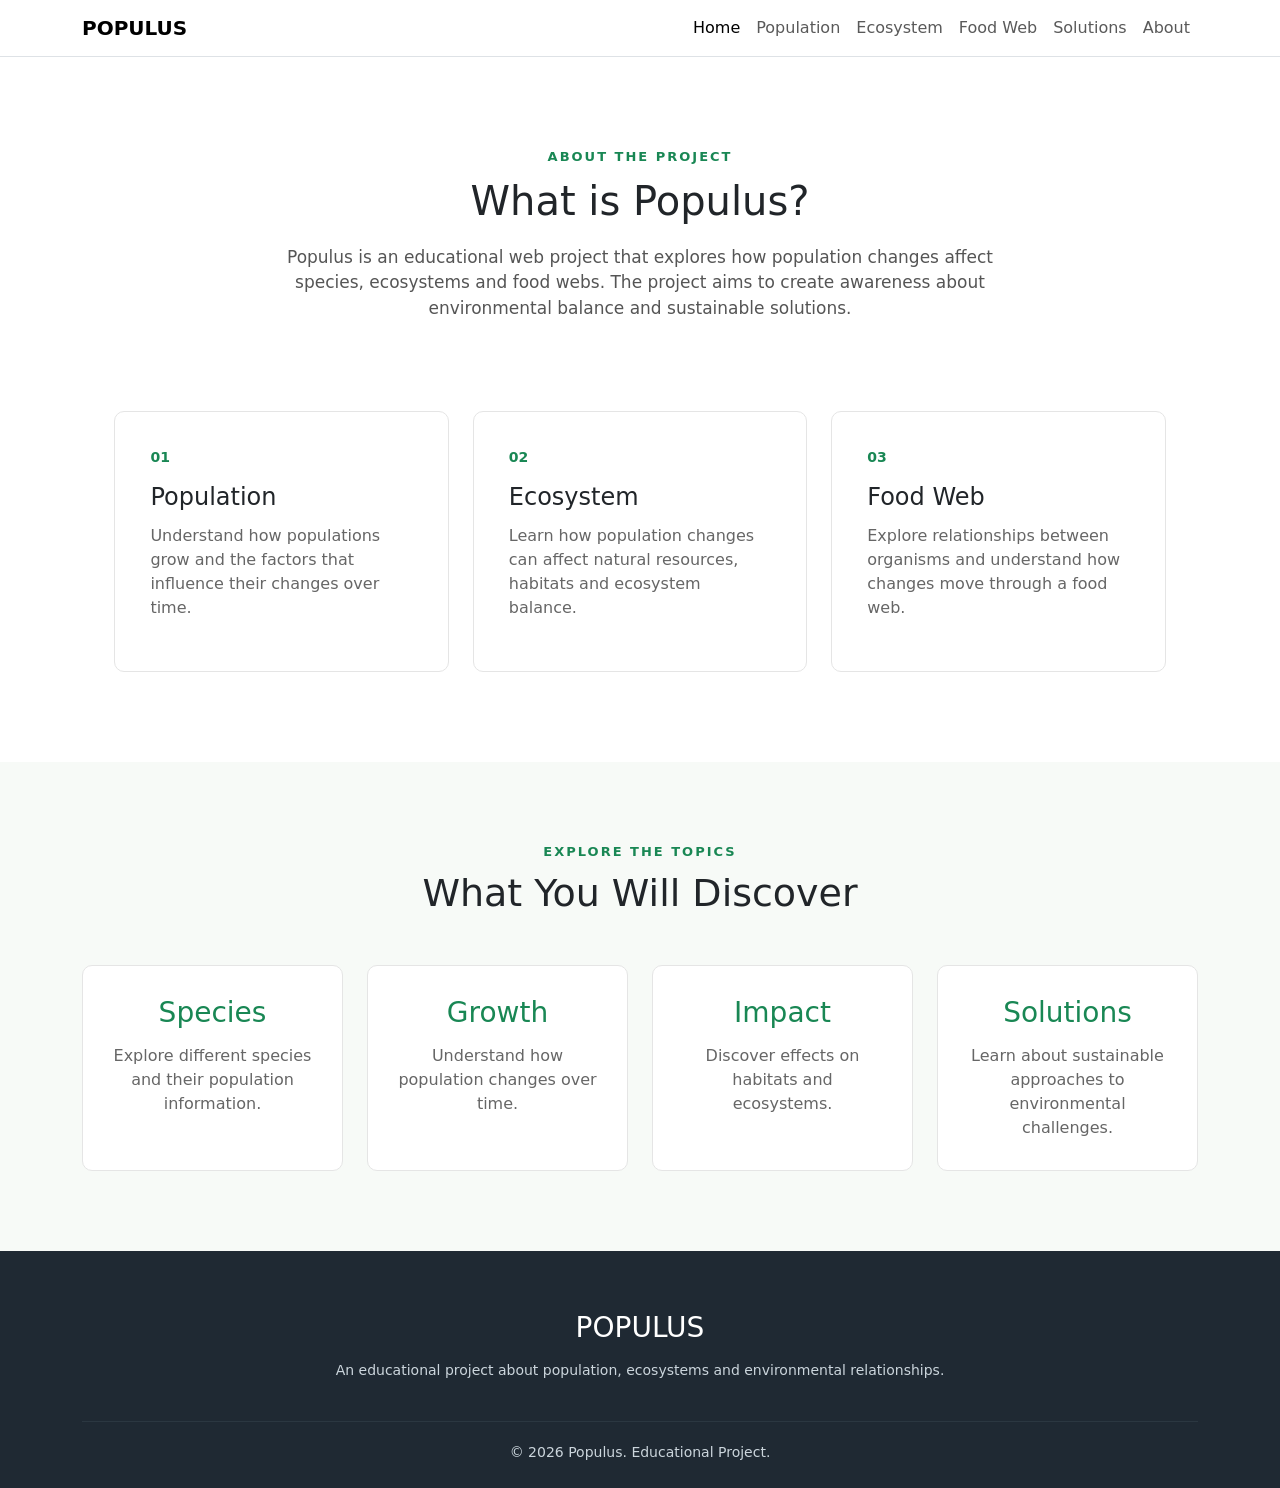
<file: index.html>
<!DOCTYPE html>
<html lang="en">

<head>

    <meta charset="UTF-8">

    <meta name="viewport" content="width=device-width, initial-scale=1.0">

    <title>Populus - Population & Its Effects</title>

    <link rel="stylesheet" href="css/style.css">
    <link
    href="https://cdn.jsdelivr.net/npm/bootstrap@5.3.3/dist/css/bootstrap.min.css"
    rel="stylesheet">

</head>

<body>

    <!-- Navigation Bar -->

    <nav class="navbar navbar-expand-lg bg-white border-bottom">

    <div class="container">

        <a class="navbar-brand fw-bold" href="index.html">
            POPULUS
        </a>


        <button
            class="navbar-toggler"
            type="button"
            data-bs-toggle="collapse"
            data-bs-target="#mainNavbar">

            <span class="navbar-toggler-icon"></span>

        </button>


        <div class="collapse navbar-collapse" id="mainNavbar">

            <ul class="navbar-nav ms-auto">

                <li class="nav-item">
                    <a class="nav-link active" href="index.html">
                        Home
                    </a>
                </li>

                <li class="nav-item">
                    <a class="nav-link" href="pages/population.html">
                        Population
                    </a>
                </li>

                <li class="nav-item">
                    <a class="nav-link" href="pages/ecosystem.html">
                        Ecosystem
                    </a>
                </li>

                <li class="nav-item">
                    <a class="nav-link" href="pages/foodweb.html">
                        Food Web
                    </a>
                </li>

                <li class="nav-item">
                    <a class="nav-link" href="pages/solutions.html">
                        Solutions
                    </a>
                </li>

                <li class="nav-item">
                    <a class="nav-link" href="pages/about.html">
                        About
                    </a>
                </li>

            </ul>

        </div>

    </div>

</nav>


    <!-- Introduction Section -->

    <section class="intro">

        <p class="section-label">
            ABOUT THE PROJECT
        </p>

        <h2>
            What is Populus?
        </h2>

        <p class="intro-text">
            Populus is an educational web project that explores
            how population changes affect species, ecosystems
            and food webs. The project aims to create awareness
            about environmental balance and sustainable solutions.
        </p>

    </section>


    <!-- Topic Cards -->

   <section class="topics">

    <div class="container">

        <div class="row g-4">

            <div class="col-md-4">

                <div class="topic-card h-100">

                    <div class="topic-number">
                        01
                    </div>

                    <h3>
                        Population
                    </h3>

                    <p>
                        Understand how populations grow and the
                        factors that influence their changes over time.
                    </p>

                </div>

            </div>


            <div class="col-md-4">

                <div class="topic-card h-100">

                    <div class="topic-number">
                        02
                    </div>

                    <h3>
                        Ecosystem
                    </h3>

                    <p>
                        Learn how population changes can affect
                        natural resources, habitats and ecosystem balance.
                    </p>

                </div>

            </div>


            <div class="col-md-4">

                <div class="topic-card h-100">

                    <div class="topic-number">
                        03
                    </div>

                    <h3>
                        Food Web
                    </h3>

                    <p>
                        Explore relationships between organisms and
                        understand how changes move through a food web.
                    </p>

                </div>

            </div>

        </div>

    </div>

</section>

<section class="stats">

    <div class="container">

        <div class="text-center mb-5">

            <p class="section-label">
                EXPLORE THE TOPICS
            </p>

            <h2>
                What You Will Discover
            </h2>

        </div>


        <div class="row g-4">

            <div class="col-md-3">

                <div class="stat-card">

                    <h3>Species</h3>

                    <p>
                        Explore different species and their
                        population information.
                    </p>

                </div>

            </div>


            <div class="col-md-3">

                <div class="stat-card">

                    <h3>Growth</h3>

                    <p>
                        Understand how population changes
                        over time.
                    </p>

                </div>

            </div>


            <div class="col-md-3">

                <div class="stat-card">

                    <h3>Impact</h3>

                    <p>
                        Discover effects on habitats
                        and ecosystems.
                    </p>

                </div>

            </div>


            <div class="col-md-3">

                <div class="stat-card">

                    <h3>Solutions</h3>

                    <p>
                        Learn about sustainable approaches
                        to environmental challenges.
                    </p>

                </div>

            </div>

        </div>

    </div>

</section>


    <!-- Footer -->

  <footer class="site-footer">

    <div class="container text-center">

        <h3>
            POPULUS
        </h3>

        <p>
            An educational project about population,
            ecosystems and environmental relationships.
        </p>

        <hr>

        <p class="mb-0">
            © 2026 Populus. Educational Project.
        </p>

    </div>

</footer>


<script
    src="https://cdn.jsdelivr.net/npm/bootstrap@5.3.3/dist/js/bootstrap.bundle.min.js">
</script>

</body>
</html>
</file>
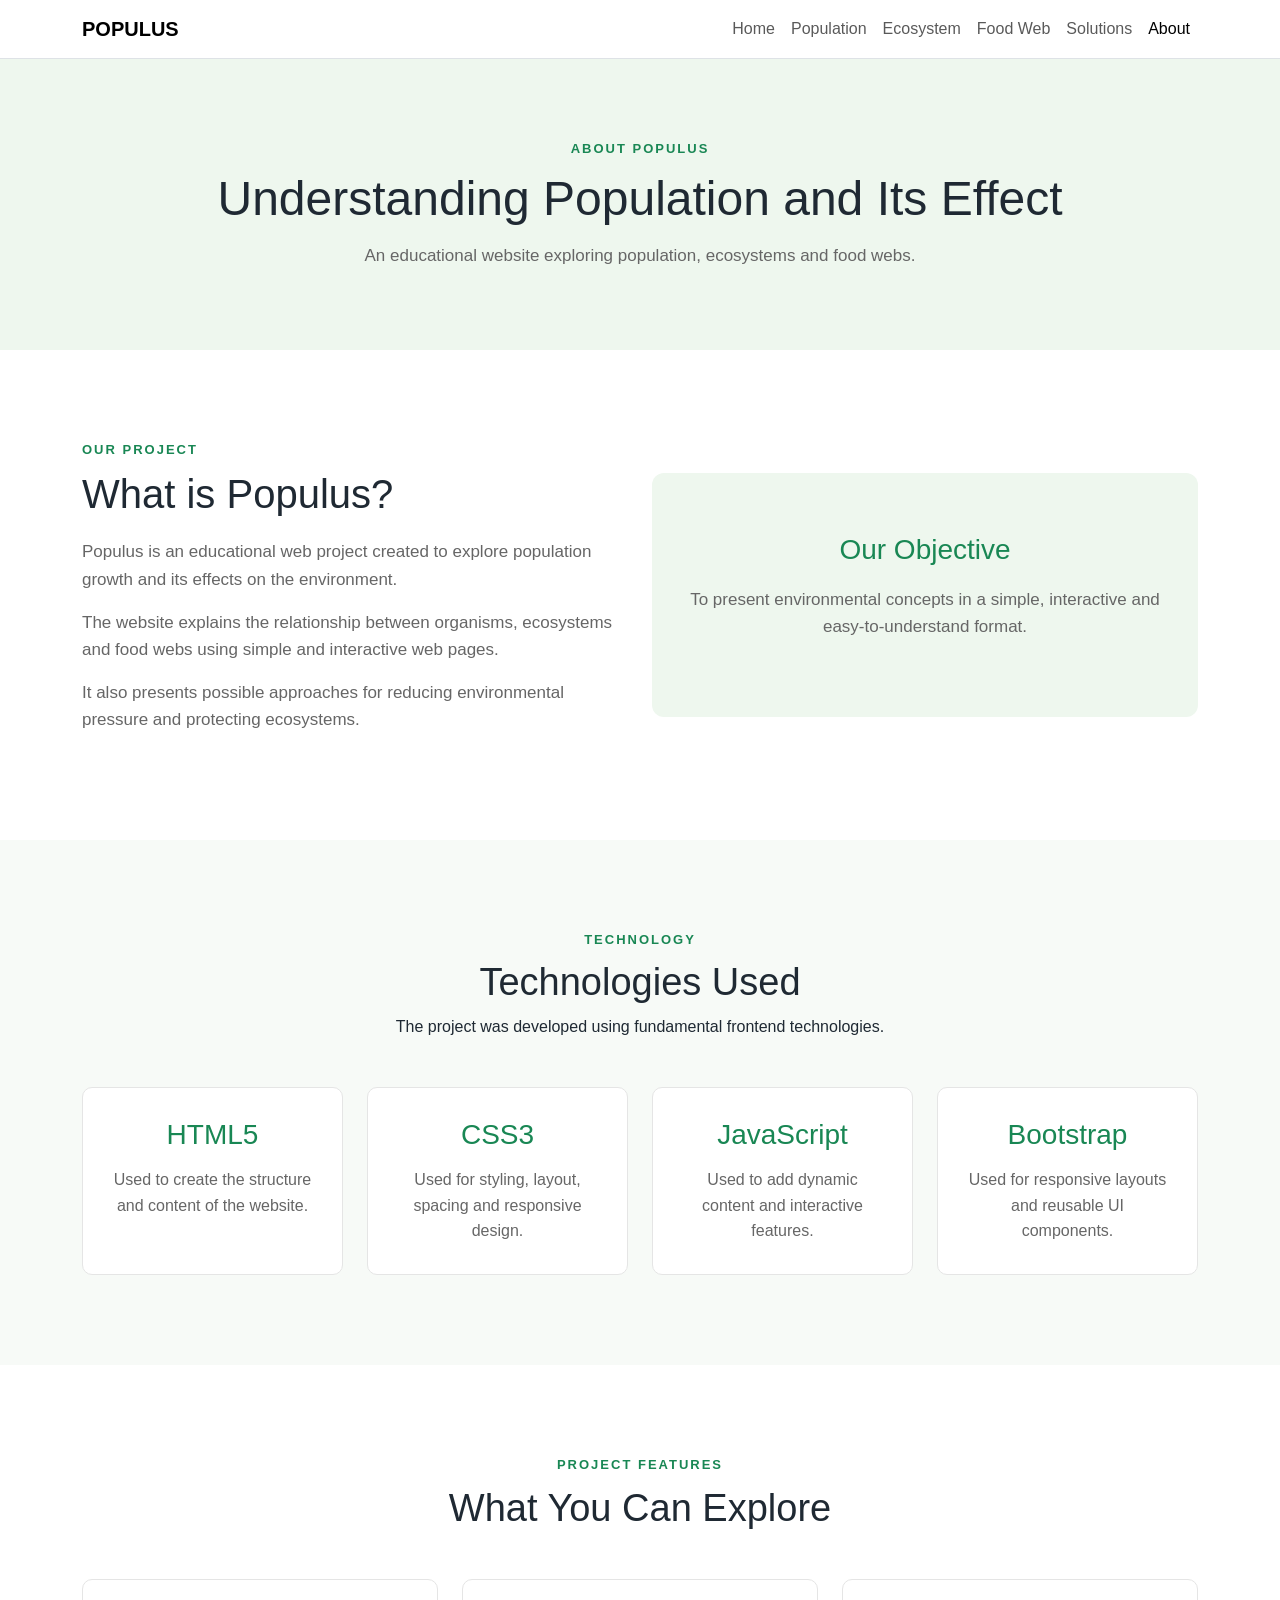
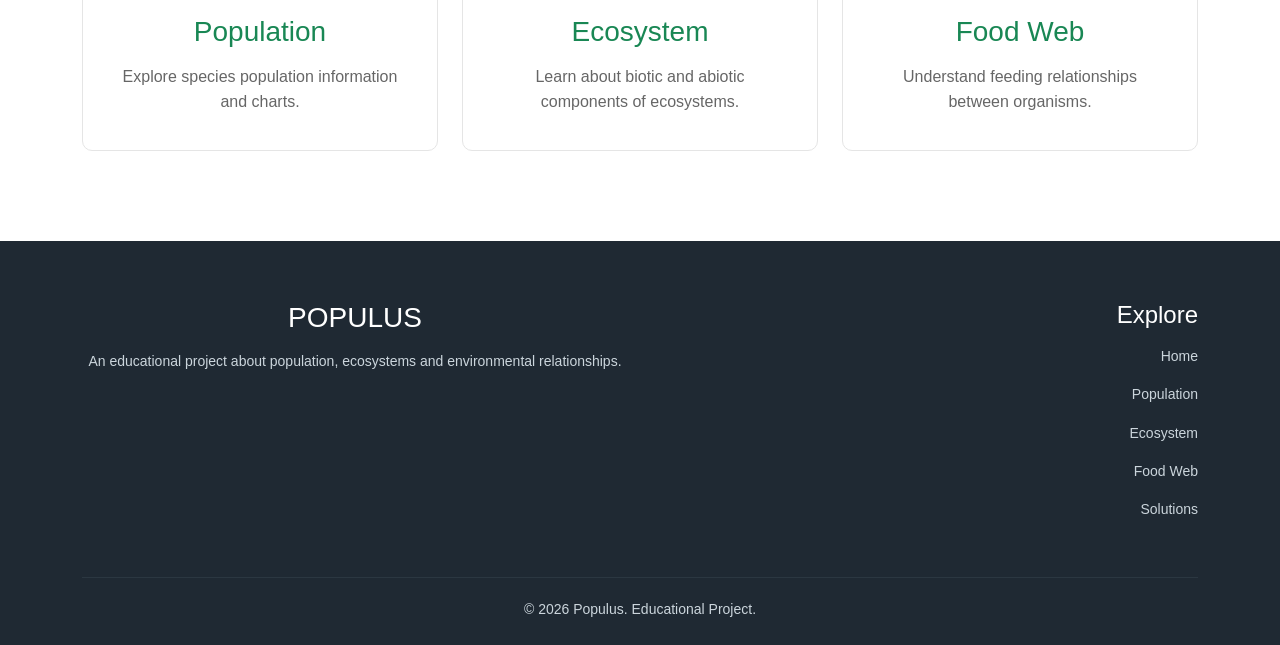
<file: pages/about.html>
<!DOCTYPE html>
<html lang="en">

<head>

    <meta charset="UTF-8">

    <meta name="viewport"
          content="width=device-width, initial-scale=1.0">

    <title>About | Populus</title>

    <link
        href="https://cdn.jsdelivr.net/npm/bootstrap@5.3.3/dist/css/bootstrap.min.css"
        rel="stylesheet">

    <link rel="stylesheet"
          href="../css/style.css">

</head>

<body>


    <!-- NAVBAR -->

    <nav class="navbar navbar-expand-lg bg-white border-bottom">

        <div class="container">

            <a class="navbar-brand fw-bold"
               href="../index.html">

                POPULUS

            </a>


            <button
                class="navbar-toggler"
                type="button"
                data-bs-toggle="collapse"
                data-bs-target="#mainNavbar">

                <span class="navbar-toggler-icon"></span>

            </button>


            <div class="collapse navbar-collapse"
                 id="mainNavbar">

                <ul class="navbar-nav ms-auto">

                    <li class="nav-item">

                        <a class="nav-link"
                           href="../index.html">

                            Home

                        </a>

                    </li>


                    <li class="nav-item">

                        <a class="nav-link"
                           href="population.html">

                            Population

                        </a>

                    </li>


                    <li class="nav-item">

                        <a class="nav-link"
                           href="ecosystem.html">

                            Ecosystem

                        </a>

                    </li>


                    <li class="nav-item">

                        <a class="nav-link"
                           href="foodweb.html">

                            Food Web

                        </a>

                    </li>


                    <li class="nav-item">

                        <a class="nav-link"
                           href="solutions.html">

                            Solutions

                        </a>

                    </li>


                    <li class="nav-item">

                        <a class="nav-link active"
                           href="about.html">

                            About

                        </a>

                    </li>

                </ul>

            </div>

        </div>

    </nav>



    <!-- PAGE HEADER -->

    <section class="page-header">

        <div class="container text-center">

            <p class="section-label">
                ABOUT POPULUS
            </p>

            <h1>
                Understanding Population and Its Effect
            </h1>

            <p>
                An educational website exploring population,
                ecosystems and food webs.
            </p>

        </div>

    </section>



    <!-- ABOUT -->

    <section class="about-section">

        <div class="container">

            <div class="row align-items-center">

                <div class="col-md-6">

                    <p class="section-label">
                        OUR PROJECT
                    </p>

                    <h2>
                        What is Populus?
                    </h2>

                    <p>
                        Populus is an educational web project
                        created to explore population growth
                        and its effects on the environment.
                    </p>

                    <p>
                        The website explains the relationship
                        between organisms, ecosystems and
                        food webs using simple and interactive
                        web pages.
                    </p>

                    <p>
                        It also presents possible approaches
                        for reducing environmental pressure
                        and protecting ecosystems.
                    </p>

                </div>


                <div class="col-md-6">

                    <div class="about-box">

                        <h3>
                            Our Objective
                        </h3>

                        <p>
                            To present environmental concepts
                            in a simple, interactive and
                            easy-to-understand format.
                        </p>

                    </div>

                </div>

            </div>

        </div>

    </section>



    <!-- TECHNOLOGIES -->

    <section class="technology-section">

        <div class="container">

            <div class="text-center mb-5">

                <p class="section-label">
                    TECHNOLOGY
                </p>

                <h2>
                    Technologies Used
                </h2>

                <p>
                    The project was developed using
                    fundamental frontend technologies.
                </p>

            </div>


            <div class="row g-4">


                <div class="col-md-3">

                    <div class="technology-card">

                        <h3>
                            HTML5
                        </h3>

                        <p>
                            Used to create the structure
                            and content of the website.
                        </p>

                    </div>

                </div>


                <div class="col-md-3">

                    <div class="technology-card">

                        <h3>
                            CSS3
                        </h3>

                        <p>
                            Used for styling, layout,
                            spacing and responsive design.
                        </p>

                    </div>

                </div>


                <div class="col-md-3">

                    <div class="technology-card">

                        <h3>
                            JavaScript
                        </h3>

                        <p>
                            Used to add dynamic content
                            and interactive features.
                        </p>

                    </div>

                </div>


                <div class="col-md-3">

                    <div class="technology-card">

                        <h3>
                            Bootstrap
                        </h3>

                        <p>
                            Used for responsive layouts
                            and reusable UI components.
                        </p>

                    </div>

                </div>


            </div>

        </div>

    </section>



    <!-- FEATURES -->

    <section class="about-features">

        <div class="container">

            <div class="text-center mb-5">

                <p class="section-label">
                    PROJECT FEATURES
                </p>

                <h2>
                    What You Can Explore
                </h2>

            </div>


            <div class="row g-4">


                <div class="col-md-4">

                    <div class="feature-card">

                        <h3>
                            Population
                        </h3>

                        <p>
                            Explore species population
                            information and charts.
                        </p>

                    </div>

                </div>


                <div class="col-md-4">

                    <div class="feature-card">

                        <h3>
                            Ecosystem
                        </h3>

                        <p>
                            Learn about biotic and abiotic
                            components of ecosystems.
                        </p>

                    </div>

                </div>


                <div class="col-md-4">

                    <div class="feature-card">

                        <h3>
                            Food Web
                        </h3>

                        <p>
                            Understand feeding relationships
                            between organisms.
                        </p>

                    </div>

                </div>


            </div>

        </div>

    </section>



    <!-- FOOTER -->

    <footer class="site-footer">

        <div class="container">

            <div class="row">

                <div class="col-md-6">

                    <h3>
                        POPULUS
                    </h3>

                    <p>
                        An educational project about
                        population, ecosystems and
                        environmental relationships.
                    </p>

                </div>


                <div class="col-md-6 text-md-end">

                    <h4>
                        Explore
                    </h4>

                    <p>

                        <a href="../index.html">
                            Home
                        </a>

                    </p>

                    <p>

                        <a href="population.html">
                            Population
                        </a>

                    </p>

                    <p>

                        <a href="ecosystem.html">
                            Ecosystem
                        </a>

                    </p>

                    <p>

                        <a href="foodweb.html">
                            Food Web
                        </a>

                    </p>

                    <p>

                        <a href="solutions.html">
                            Solutions
                        </a>

                    </p>

                </div>

            </div>


            <hr>


            <div class="text-center">

                <p class="mb-0">
                    © 2026 Populus. Educational Project.
                </p>

            </div>

        </div>

    </footer>

    



    <script
        src="https://cdn.jsdelivr.net/npm/bootstrap@5.3.3/dist/js/bootstrap.bundle.min.js">
    </script>

</body>

</html>
</file>
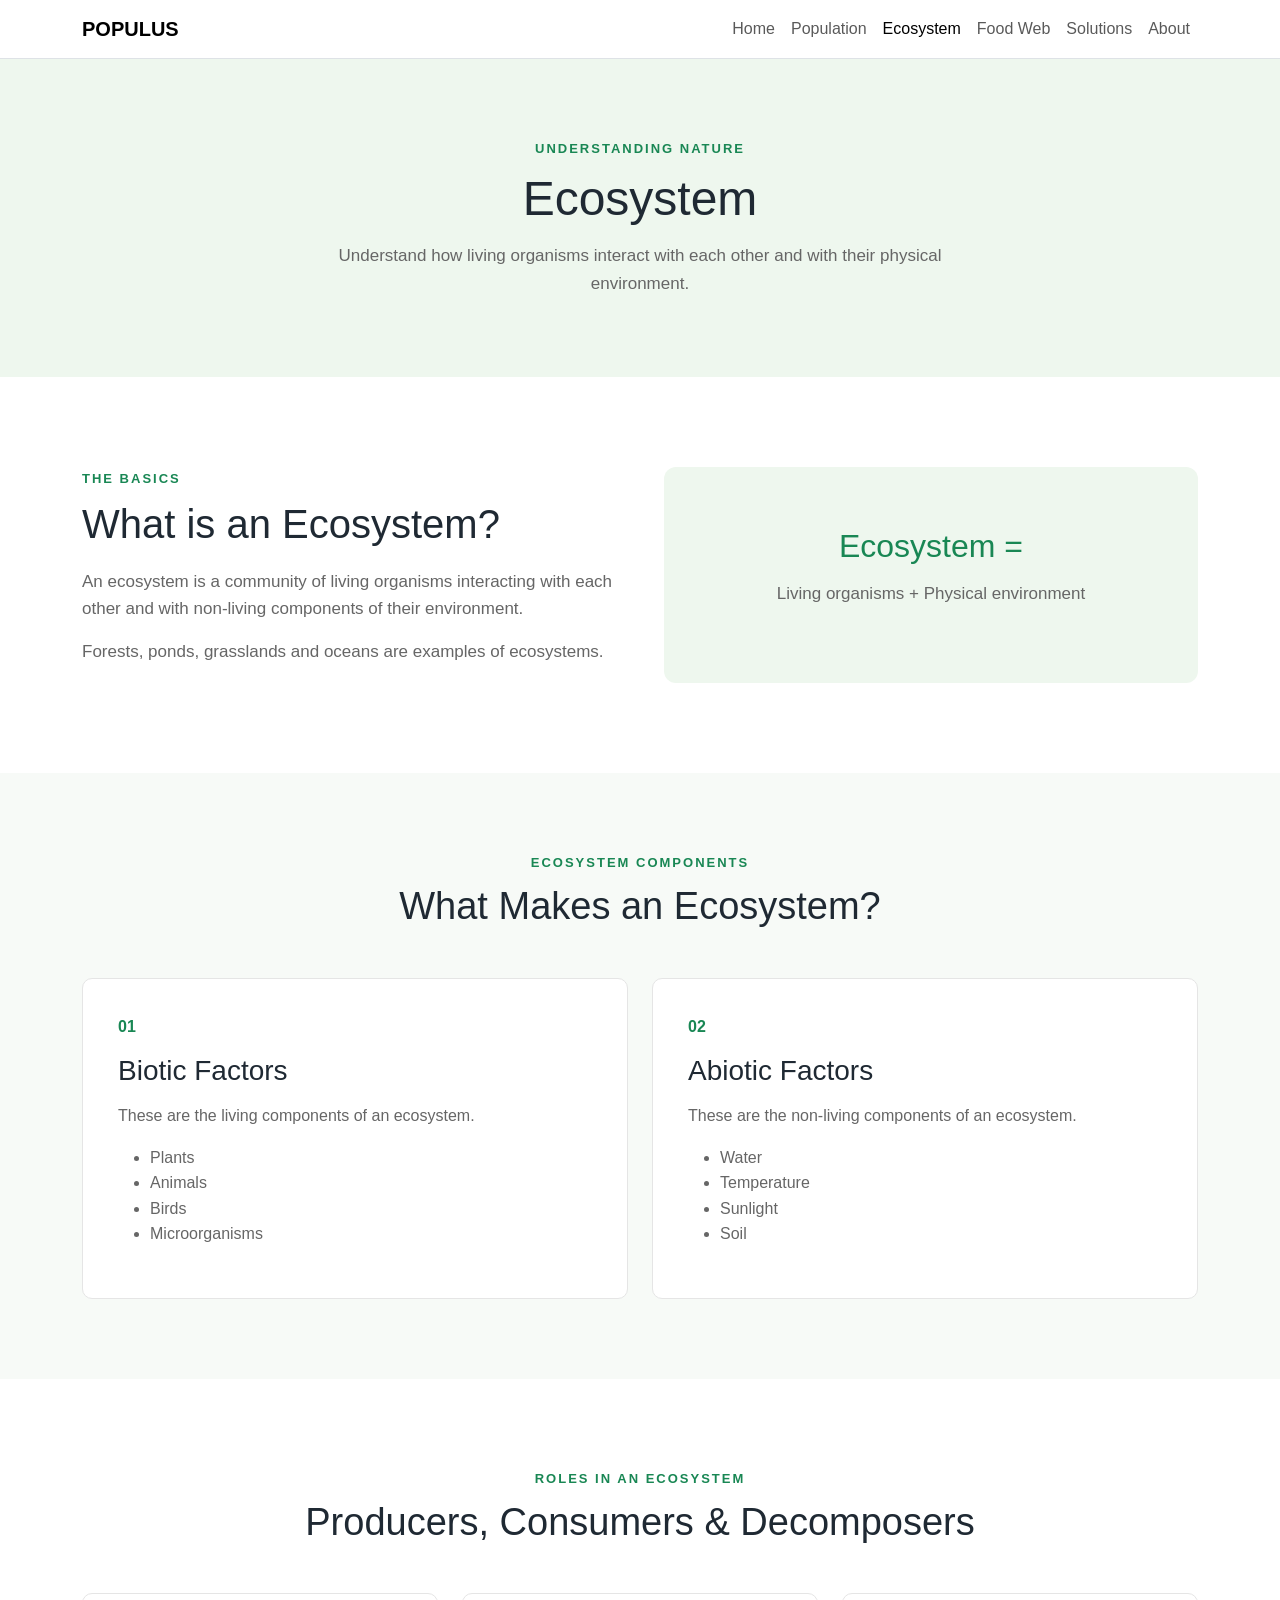
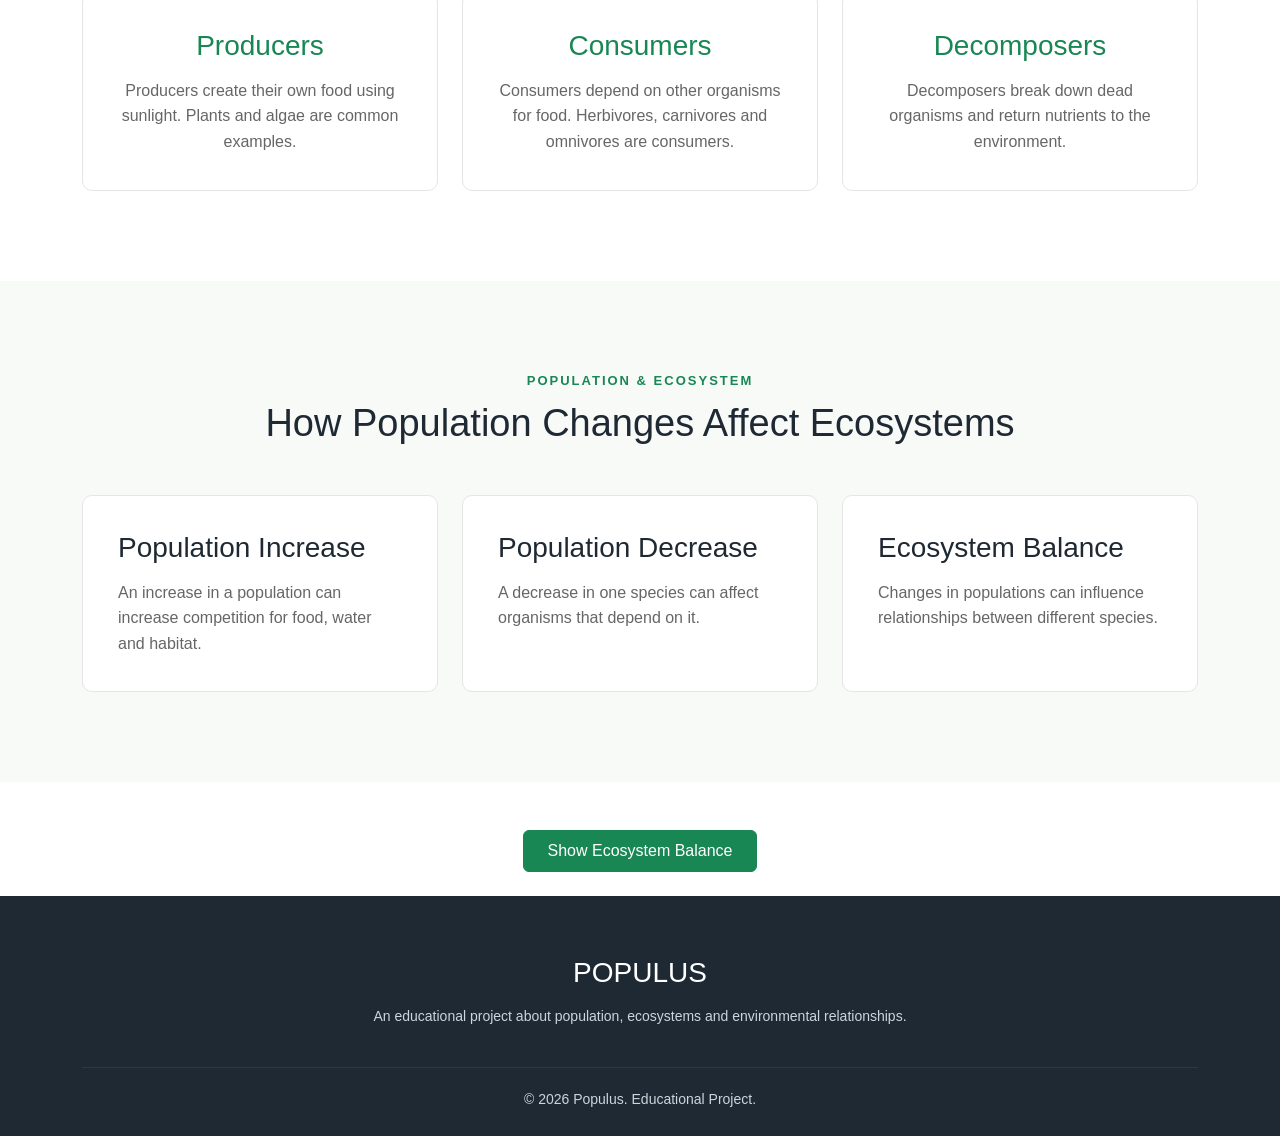
<file: pages/ecosystem.html>
<!DOCTYPE html>
<html lang="en">

<head>

    <meta charset="UTF-8">

    <meta name="viewport" content="width=device-width, initial-scale=1.0">

    <title>Ecosystem | Populus</title>

    <link
        href="https://cdn.jsdelivr.net/npm/bootstrap@5.3.3/dist/css/bootstrap.min.css"
        rel="stylesheet">

    <link rel="stylesheet" href="../css/style.css">

</head>

<body>


    <!-- Navigation -->

    <nav class="navbar navbar-expand-lg bg-white border-bottom">

        <div class="container">

            <a class="navbar-brand fw-bold" href="../index.html">
                POPULUS
            </a>

            <button
                class="navbar-toggler"
                type="button"
                data-bs-toggle="collapse"
                data-bs-target="#mainNavbar">

                <span class="navbar-toggler-icon"></span>

            </button>


            <div class="collapse navbar-collapse" id="mainNavbar">

                <ul class="navbar-nav ms-auto">

                    <li class="nav-item">
                        <a class="nav-link" href="../index.html">
                            Home
                        </a>
                    </li>

                    <li class="nav-item">
                        <a class="nav-link" href="population.html">
                            Population
                        </a>
                    </li>

                    <li class="nav-item">
                        <a class="nav-link active" href="ecosystem.html">
                            Ecosystem
                        </a>
                    </li>

                    <li class="nav-item">
                        <a class="nav-link" href="foodweb.html">
                            Food Web
                        </a>
                    </li>

                    <li class="nav-item">
                        <a class="nav-link" href="solutions.html">
                            Solutions
                        </a>
                    </li>

                    <li class="nav-item">
                        <a class="nav-link" href="#">
                            About
                        </a>
                    </li>

                </ul>

            </div>

        </div>

    </nav>


    <!-- Page Header -->

    <section class="page-header">

        <div class="container text-center">

            <p class="section-label">
                UNDERSTANDING NATURE
            </p>

            <h1>
                Ecosystem
            </h1>

            <p>
                Understand how living organisms interact with
                each other and with their physical environment.
            </p>

        </div>

    </section>


    <!-- What is Ecosystem -->

    <section class="ecosystem-intro">

        <div class="container">

            <div class="row align-items-center g-5">

                <div class="col-md-6">

                    <p class="section-label">
                        THE BASICS
                    </p>

                    <h2>
                        What is an Ecosystem?
                    </h2>

                    <p>
                        An ecosystem is a community of living
                        organisms interacting with each other
                        and with non-living components of their
                        environment.
                    </p>

                    <p>
                        Forests, ponds, grasslands and oceans
                        are examples of ecosystems.
                    </p>

                </div>


                <div class="col-md-6">

                    <div class="ecosystem-box">

                        <h3>
                            Ecosystem =
                        </h3>

                        <p>
                            Living organisms + Physical environment
                        </p>

                    </div>

                </div>

            </div>

        </div>

    </section>


    <!-- Ecosystem Components -->

    <section class="ecosystem-components">

        <div class="container">

            <div class="text-center mb-5">

                <p class="section-label">
                    ECOSYSTEM COMPONENTS
                </p>

                <h2>
                    What Makes an Ecosystem?
                </h2>

            </div>


            <div class="row g-4">


                <div class="col-md-6">

                    <div class="component-card h-100">

                        <div class="component-number">
                            01
                        </div>

                        <h3>
                            Biotic Factors
                        </h3>

                        <p>
                            These are the living components
                            of an ecosystem.
                        </p>

                        <ul>

                            <li>Plants</li>

                            <li>Animals</li>

                            <li>Birds</li>

                            <li>Microorganisms</li>

                        </ul>

                    </div>

                </div>


                <div class="col-md-6">

                    <div class="component-card h-100">

                        <div class="component-number">
                            02
                        </div>

                        <h3>
                            Abiotic Factors
                        </h3>

                        <p>
                            These are the non-living components
                            of an ecosystem.
                        </p>

                        <ul>

                            <li>Water</li>

                            <li>Temperature</li>

                            <li>Sunlight</li>

                            <li>Soil</li>

                        </ul>

                    </div>

                </div>


            </div>

        </div>

    </section>


    <!-- Ecosystem Roles -->

    <section class="ecosystem-roles">

        <div class="container">

            <div class="text-center mb-5">

                <p class="section-label">
                    ROLES IN AN ECOSYSTEM
                </p>

                <h2>
                    Producers, Consumers & Decomposers
                </h2>

            </div>


            <div class="row g-4" id="roleContainer">

            </div>

        </div>

    </section>


    <!-- Population Impact -->

    <section class="population-impact">

        <div class="container">

            <div class="text-center mb-5">

                <p class="section-label">
                    POPULATION & ECOSYSTEM
                </p>

                <h2>
                    How Population Changes Affect Ecosystems
                </h2>

            </div>


            <div class="row g-4">


                <div class="col-md-4">

                    <div class="impact-card">

                        <h3>
                            Population Increase
                        </h3>

                        <p>
                            An increase in a population can
                            increase competition for food,
                            water and habitat.
                        </p>

                    </div>

                </div>


                <div class="col-md-4">

                    <div class="impact-card">

                        <h3>
                            Population Decrease
                        </h3>

                        <p>
                            A decrease in one species can
                            affect organisms that depend on it.
                        </p>

                    </div>

                </div>


                <div class="col-md-4">

                    <div class="impact-card">

                        <h3>
                            Ecosystem Balance
                        </h3>

                        <p>
                            Changes in populations can influence
                            relationships between different species.
                        </p>

                    </div>

                </div>


            </div>

        </div>

    </section>

    <div class="text-center mt-5">

      <button
        id="balanceButton"
        class="btn btn-success px-4 py-2">

        Show Ecosystem Balance

      </button>

      <p
        id="balanceMessage"
        class="mt-4">
      </p>

    </div>
    <footer class="site-footer">

    <div class="container text-center">

        <h3>
            POPULUS
        </h3>

        <p>
            An educational project about population,
            ecosystems and environmental relationships.
        </p>

        <hr>

        <p class="mb-0">
            © 2026 Populus. Educational Project.
        </p>

    </div>

</footer>


    <!-- JavaScript -->

    <script src="../js/script.js"></script>

    <script
        src="https://cdn.jsdelivr.net/npm/bootstrap@5.3.3/dist/js/bootstrap.bundle.min.js">
    </script>

</body>

</html>
</file>
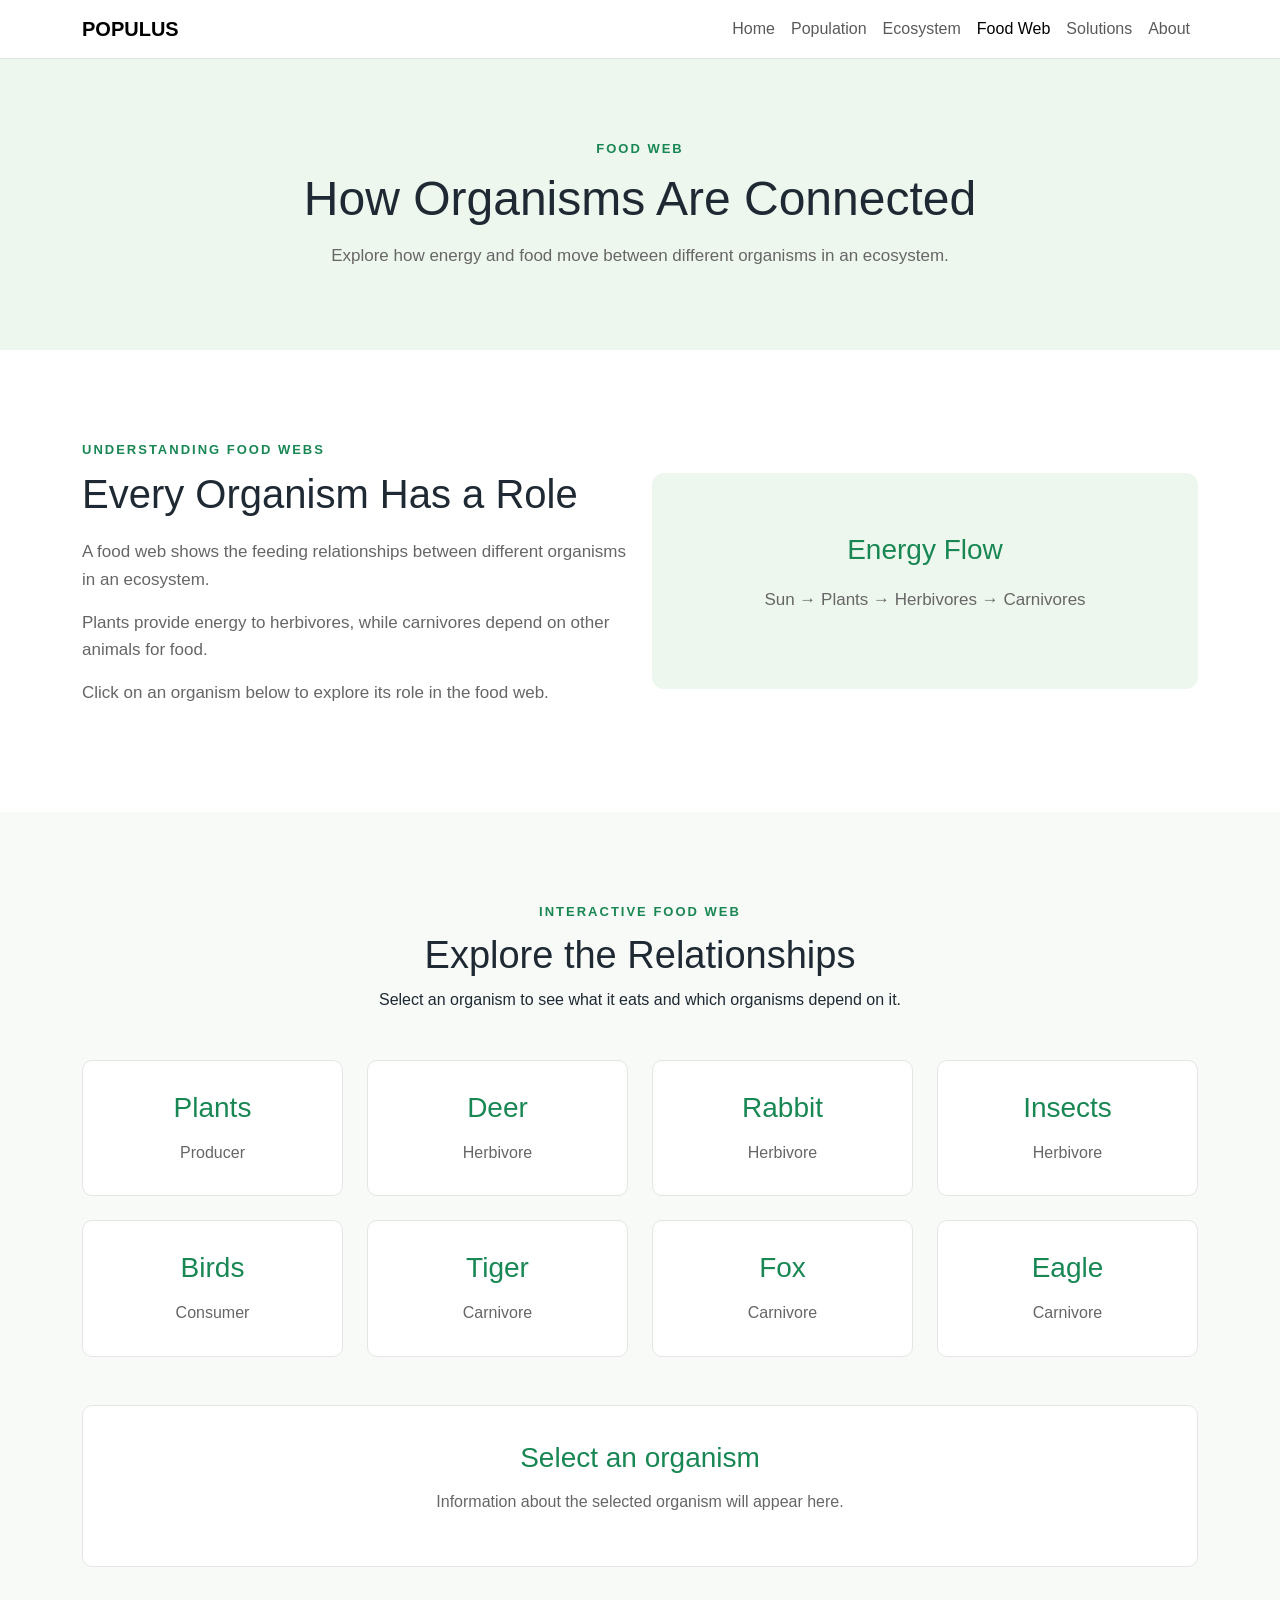
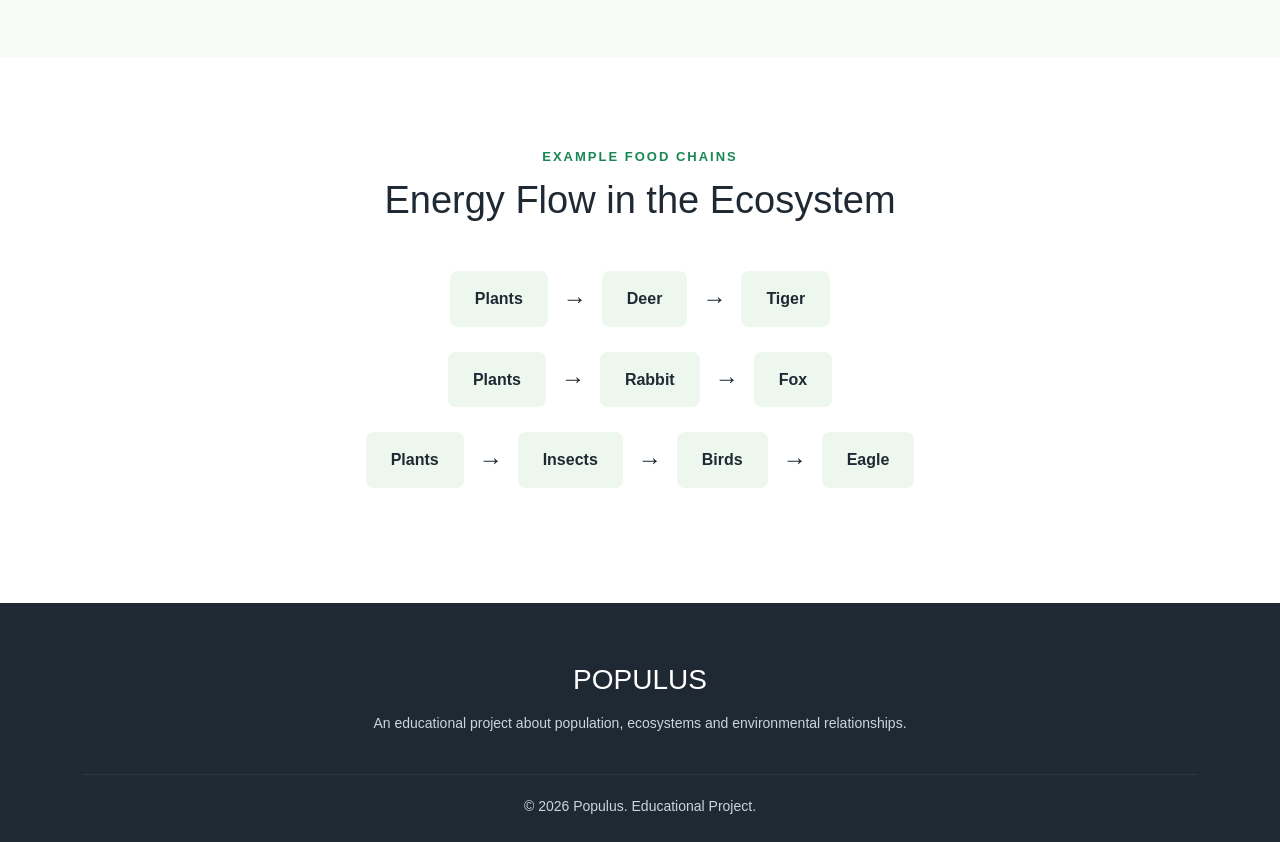
<file: pages/foodweb.html>
<!DOCTYPE html>
<html lang="en">

<head>

    <meta charset="UTF-8">

    <meta name="viewport"
          content="width=device-width, initial-scale=1.0">

    <title>Food Web | Populus</title>

    <link
        href="https://cdn.jsdelivr.net/npm/bootstrap@5.3.3/dist/css/bootstrap.min.css"
        rel="stylesheet">

    <link rel="stylesheet"
          href="../css/style.css">

</head>

<body>


    <!-- NAVBAR -->

    <nav class="navbar navbar-expand-lg bg-white border-bottom">

        <div class="container">

            <a class="navbar-brand fw-bold"
               href="../index.html">

                POPULUS

            </a>


            <button
                class="navbar-toggler"
                type="button"
                data-bs-toggle="collapse"
                data-bs-target="#mainNavbar">

                <span class="navbar-toggler-icon"></span>

            </button>


            <div class="collapse navbar-collapse"
                 id="mainNavbar">

                <ul class="navbar-nav ms-auto">

                    <li class="nav-item">

                        <a class="nav-link"
                           href="../index.html">

                            Home

                        </a>

                    </li>


                    <li class="nav-item">

                        <a class="nav-link"
                           href="population.html">

                            Population

                        </a>

                    </li>


                    <li class="nav-item">

                        <a class="nav-link"
                           href="ecosystem.html">

                            Ecosystem

                        </a>

                    </li>


                    <li class="nav-item">

                        <a class="nav-link active"
                           href="foodweb.html">

                            Food Web

                        </a>

                    </li>


                    <li class="nav-item">

                        <a class="nav-link"
                           href="solutions.html">

                            Solutions

                        </a>

                    </li>


                    <li class="nav-item">

                        <a class="nav-link"
                           href="about.html">

                            About

                        </a>

                    </li>

                </ul>

            </div>

        </div>

    </nav>



    <!-- PAGE HEADER -->

    <section class="page-header">

        <div class="container text-center">

            <p class="section-label">
                FOOD WEB
            </p>

            <h1>
                How Organisms Are Connected
            </h1>

            <p>
                Explore how energy and food move between
                different organisms in an ecosystem.
            </p>

        </div>

    </section>



    <!-- INTRODUCTION -->

    <section class="foodweb-intro">

        <div class="container">

            <div class="row align-items-center">

                <div class="col-md-6">

                    <p class="section-label">
                        UNDERSTANDING FOOD WEBS
                    </p>

                    <h2>
                        Every Organism Has a Role
                    </h2>

                    <p>
                        A food web shows the feeding relationships
                        between different organisms in an ecosystem.
                    </p>

                    <p>
                        Plants provide energy to herbivores,
                        while carnivores depend on other animals
                        for food.
                    </p>

                    <p>
                        Click on an organism below to explore
                        its role in the food web.
                    </p>

                </div>


                <div class="col-md-6">

                    <div class="foodweb-box">

                        <h3>
                            Energy Flow
                        </h3>

                        <p>
                            Sun → Plants → Herbivores → Carnivores
                        </p>

                    </div>

                </div>

            </div>

        </div>

    </section>



    <!-- FOOD WEB -->

    <section class="foodweb-section">

        <div class="container">

            <div class="text-center mb-5">

                <p class="section-label">
                    INTERACTIVE FOOD WEB
                </p>

                <h2>
                    Explore the Relationships
                </h2>

                <p>
                    Select an organism to see what it eats
                    and which organisms depend on it.
                </p>

            </div>


            <div class="row g-4"
                 id="foodWebContainer">

            </div>


            <div class="foodweb-result mt-5"
                 id="foodWebResult">

                <h3>
                    Select an organism
                </h3>

                <p>
                    Information about the selected organism
                    will appear here.
                </p>

            </div>

        </div>

    </section>



    <!-- FOOD WEB FLOW -->

    <section class="food-flow-section">

        <div class="container">

            <div class="text-center mb-5">

                <p class="section-label">
                    EXAMPLE FOOD CHAINS
                </p>

                <h2>
                    Energy Flow in the Ecosystem
                </h2>

            </div>


            <div class="food-chain">

                <span>Plants</span>

                <span class="arrow">→</span>

                <span>Deer</span>

                <span class="arrow">→</span>

                <span>Tiger</span>

            </div>


            <div class="food-chain">

                <span>Plants</span>

                <span class="arrow">→</span>

                <span>Rabbit</span>

                <span class="arrow">→</span>

                <span>Fox</span>

            </div>


            <div class="food-chain">

                <span>Plants</span>

                <span class="arrow">→</span>

                <span>Insects</span>

                <span class="arrow">→</span>

                <span>Birds</span>

                <span class="arrow">→</span>

                <span>Eagle</span>

            </div>

        </div>

    </section>

    <footer class="site-footer">

    <div class="container text-center">

        <h3>
            POPULUS
        </h3>

        <p>
            An educational project about population,
            ecosystems and environmental relationships.
        </p>

        <hr>

        <p class="mb-0">
            © 2026 Populus. Educational Project.
        </p>

    </div>

</footer>



    <!-- JAVASCRIPT -->

    <script src="../js/script.js"></script>


    <script
        src="https://cdn.jsdelivr.net/npm/bootstrap@5.3.3/dist/js/bootstrap.bundle.min.js">
    </script>

</body>

</html>
</file>
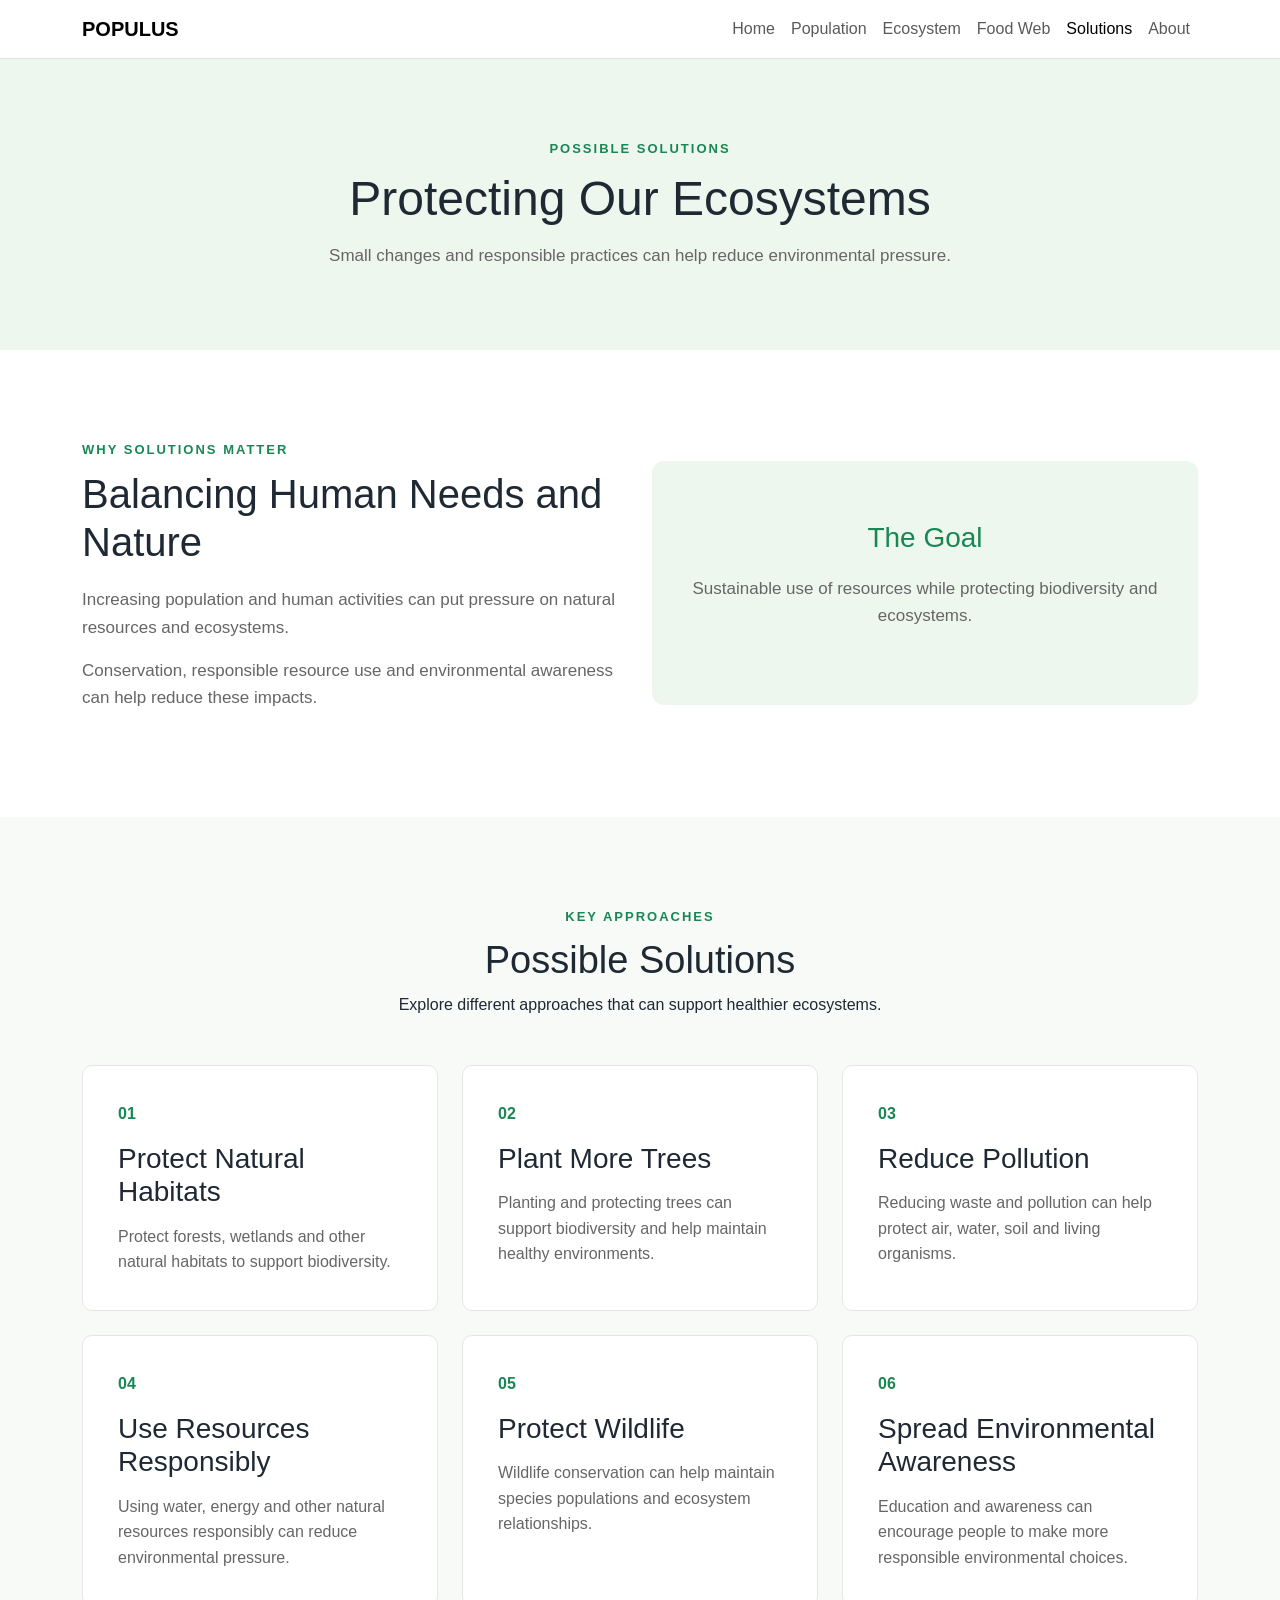
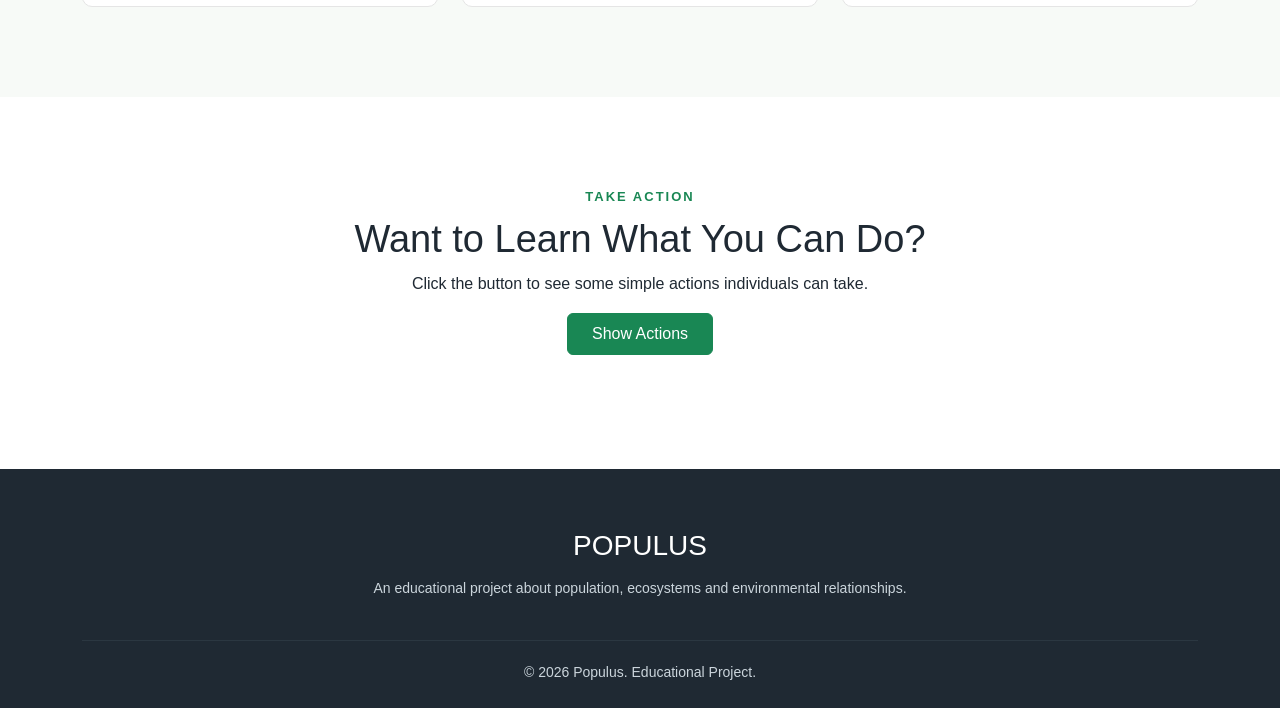
<file: pages/solutions.html>
<!DOCTYPE html>
<html lang="en">

<head>

    <meta charset="UTF-8">

    <meta name="viewport"
          content="width=device-width, initial-scale=1.0">

    <title>Solutions | Populus</title>

    <link
        href="https://cdn.jsdelivr.net/npm/bootstrap@5.3.3/dist/css/bootstrap.min.css"
        rel="stylesheet">

    <link rel="stylesheet"
          href="../css/style.css">

</head>

<body>


    <!-- NAVBAR -->

    <nav class="navbar navbar-expand-lg bg-white border-bottom">

        <div class="container">

            <a class="navbar-brand fw-bold"
               href="../index.html">

                POPULUS

            </a>


            <button
                class="navbar-toggler"
                type="button"
                data-bs-toggle="collapse"
                data-bs-target="#mainNavbar">

                <span class="navbar-toggler-icon"></span>

            </button>


            <div class="collapse navbar-collapse"
                 id="mainNavbar">

                <ul class="navbar-nav ms-auto">

                    <li class="nav-item">

                        <a class="nav-link"
                           href="../index.html">

                            Home

                        </a>

                    </li>


                    <li class="nav-item">

                        <a class="nav-link"
                           href="population.html">

                            Population

                        </a>

                    </li>


                    <li class="nav-item">

                        <a class="nav-link"
                           href="ecosystem.html">

                            Ecosystem

                        </a>

                    </li>


                    <li class="nav-item">

                        <a class="nav-link"
                           href="foodweb.html">

                            Food Web

                        </a>

                    </li>


                    <li class="nav-item">

                        <a class="nav-link active"
                           href="solutions.html">

                            Solutions

                        </a>

                    </li>


                    <li class="nav-item">

                        <a class="nav-link"
                           href="about.html">

                            About

                        </a>

                    </li>

                </ul>

            </div>

        </div>

    </nav>



    <!-- PAGE HEADER -->

    <section class="page-header">

        <div class="container text-center">

            <p class="section-label">
                POSSIBLE SOLUTIONS
            </p>

            <h1>
                Protecting Our Ecosystems
            </h1>

            <p>
                Small changes and responsible practices can
                help reduce environmental pressure.
            </p>

        </div>

    </section>



    <!-- INTRODUCTION -->

    <section class="solutions-intro">

        <div class="container">

            <div class="row align-items-center">

                <div class="col-md-6">

                    <p class="section-label">
                        WHY SOLUTIONS MATTER
                    </p>

                    <h2>
                        Balancing Human Needs and Nature
                    </h2>

                    <p>
                        Increasing population and human activities
                        can put pressure on natural resources
                        and ecosystems.
                    </p>

                    <p>
                        Conservation, responsible resource use
                        and environmental awareness can help
                        reduce these impacts.
                    </p>

                </div>


                <div class="col-md-6">

                    <div class="solution-box">

                        <h3>
                            The Goal
                        </h3>

                        <p>
                            Sustainable use of resources while
                            protecting biodiversity and ecosystems.
                        </p>

                    </div>

                </div>

            </div>

        </div>

    </section>



    <!-- SOLUTION CARDS -->

    <section class="solutions-section">

        <div class="container">

            <div class="text-center mb-5">

                <p class="section-label">
                    KEY APPROACHES
                </p>

                <h2>
                    Possible Solutions
                </h2>

                <p>
                    Explore different approaches that can
                    support healthier ecosystems.
                </p>

            </div>


            <div class="row g-4"
                 id="solutionsContainer">

            </div>

        </div>

    </section>



    <!-- INTERACTIVE SECTION -->

    <section class="solution-action-section">

        <div class="container text-center">

            <p class="section-label">
                TAKE ACTION
            </p>

            <h2>
                Want to Learn What You Can Do?
            </h2>

            <p>
                Click the button to see some simple
                actions individuals can take.
            </p>


            <button
                id="actionButton"
                class="btn btn-success px-4 py-2">

                Show Actions

            </button>


            <div
                id="actionMessage"
                class="action-message mt-4">

            </div>

        </div>

    </section>



    <!-- FOOTER -->


    <footer class="site-footer">

    <div class="container text-center">

        <h3>
            POPULUS
        </h3>

        <p>
            An educational project about population,
            ecosystems and environmental relationships.
        </p>

        <hr>

        <p class="mb-0">
            © 2026 Populus. Educational Project.
        </p>

    </div>

</footer>



    <script src="../js/script.js"></script>


    <script
        src="https://cdn.jsdelivr.net/npm/bootstrap@5.3.3/dist/js/bootstrap.bundle.min.js">
    </script>

</body>

</html>
</file>
<file: css/style.css>
/* ==============================
   BASIC RESET
   ============================== */

* {
    margin: 0;
    padding: 0;
    box-sizing: border-box;
}


body {
    font-family: Arial, sans-serif;
    color: #1f2933;
    background-color: #ffffff;
    line-height: 1.6;
}


/* ==============================
   NAVIGATION BAR
   ============================== */




/* ==============================
   HERO SECTION
   ============================== */

.hero {
    min-height: 75vh;

    display: flex;

    justify-content: center;
    align-items: center;

    text-align: center;

    padding: 60px 8%;

    background-color: #eef7ee;
}


.hero-content {
    max-width: 850px;
}


.hero-small-text {
    font-size: 14px;

    letter-spacing: 3px;

    font-weight: bold;

    color: #198754;

    margin-bottom: 20px;
}


.hero h1 {
    font-size: 60px;

    line-height: 1.1;

    margin-bottom: 25px;
}


.hero h1 span {
    color: #198754;
}


.hero-description {
    font-size: 19px;

    max-width: 700px;

    margin: 0 auto 30px;

    color: #555555;
}


.hero-button {
    display: inline-block;

    text-decoration: none;

    background-color: #198754;

    color: #ffffff;

    padding: 13px 28px;

    border-radius: 6px;

    font-weight: bold;

    transition: 0.3s;
}


.hero-button:hover {
    background-color: #146c43;
}


/* ==============================
   INTRODUCTION
   ============================== */

.intro {
    text-align: center;

    padding: 90px 8%;
}


.section-label {
    color: #198754;

    font-size: 13px;

    font-weight: bold;

    letter-spacing: 2px;

    margin-bottom: 10px;
}


.intro h2 {
    font-size: 40px;

    margin-bottom: 20px;
}


.intro-text {
    max-width: 750px;

    margin: auto;

    color: #555555;

    font-size: 17px;
}


/* ==============================
   TOPIC CARDS
   ============================== */

.topics {
    display: block;
    width: 100%;

    grid-template-columns: repeat(3, 1fr);

    gap: 25px;

    padding: 0 8% 90px;
}


.topic-card {
    padding: 35px;

    border: 1px solid #e5e5e5;

    border-radius: 10px;

    background-color: #ffffff;

    transition: 0.3s;
}


.topic-card:hover {
    transform: translateY(-5px);

    box-shadow: 0 10px 30px rgba(0, 0, 0, 0.08);
}


.topic-number {
    color: #198754;

    font-size: 14px;

    font-weight: bold;

    margin-bottom: 15px;
}


.topic-card h3 {
    font-size: 24px;

    margin-bottom: 12px;
}


.topic-card p {
    color: #666666;
}


/* ==============================
   FOOTER
   ============================== */

footer {
    text-align: center;

    padding: 25px;

    background-color: #1f2933;

    color: #ffffff;

    font-size: 14px;
}
/* ==============================
   RESPONSIVE DESIGN
   ============================== */

@media (max-width: 768px) {

    


    .hero {
        min-height: 70vh;

        padding: 50px 20px;
    }


    .hero h1 {
        font-size: 40px;
    }


    .hero-description {
        font-size: 16px;
    }


    .intro {
        padding: 60px 20px;
    }


    .intro h2 {
        font-size: 32px;
    }


    .topics {
        grid-template-columns: 1fr;

        padding: 0 20px 60px;
    }

}
/* ==============================
   STATISTICS SECTION
   ============================== */

.stats {
    padding: 80px 0;
    background-color: #f7faf7;
}

.stats h2 {
    font-size: 38px;
}

.stat-card {
    height: 100%;
    padding: 30px;

    background-color: #ffffff;

    border: 1px solid #e5e5e5;

    border-radius: 10px;

    text-align: center;

    transition: 0.3s;
}

.stat-card:hover {
    transform: translateY(-5px);

    box-shadow: 0 10px 25px rgba(0, 0, 0, 0.07);
}

.stat-card h3 {
    color: #198754;

    margin-bottom: 15px;
}

.stat-card p {
    color: #666666;

    margin-bottom: 0;
}

/* ==============================
   POPULATION PAGE
   ============================== */

.page-header {
    padding: 80px 20px;

    background-color: #eef7ee;
}

.page-header h1 {
    font-size: 48px;

    margin-bottom: 15px;
}

.page-header p:not(.section-label) {
    max-width: 700px;

    margin: auto;

    color: #666666;

    font-size: 17px;
}


.population-section {
    padding: 80px 0;
}


.chart-section {
    padding: 80px 0;

    background-color: #f7faf7;
}


.chart-description {
    color: #666666;

    max-width: 650px;

    margin: auto;
}


.chart-container {
    max-width: 1000px;

    margin: auto;

    padding: 30px;

    background-color: #ffffff;

    border: 1px solid #e5e5e5;

    border-radius: 10px;
}

/* ==============================
   ECOSYSTEM PAGE
   ============================== */

.ecosystem-intro {
    padding: 90px 0;
}

.ecosystem-intro h2 {
    font-size: 40px;

    margin-bottom: 20px;
}

.ecosystem-intro p:not(.section-label) {
    color: #666666;

    font-size: 17px;
}


.ecosystem-box {
    padding: 60px 30px;

    text-align: center;

    background-color: #eef7ee;

    border-radius: 12px;
}

.ecosystem-box h3 {
    color: #198754;

    font-size: 32px;

    margin-bottom: 15px;
}

.ecosystem-box p {
    font-size: 20px;

    color: #444444;
}


.ecosystem-components {
    padding: 80px 0;

    background-color: #f7faf7;
}


.ecosystem-components h2,
.ecosystem-roles h2,
.population-impact h2 {
    font-size: 38px;
}


.component-card {
    padding: 35px;

    background-color: #ffffff;

    border: 1px solid #e5e5e5;

    border-radius: 10px;

    transition: 0.3s;
}

.component-card:hover {
    transform: translateY(-5px);

    box-shadow: 0 10px 25px rgba(0, 0, 0, 0.07);
}

.component-number {
    color: #198754;

    font-weight: bold;

    margin-bottom: 15px;
}

.component-card h3 {
    margin-bottom: 15px;
}

.component-card p,
.component-card li {
    color: #666666;
}


.ecosystem-roles {
    padding: 90px 0;
}


.role-card {
    height: 100%;

    padding: 35px;

    background-color: #ffffff;

    border: 1px solid #e5e5e5;

    border-radius: 10px;

    text-align: center;

    transition: 0.3s;
}

.role-card:hover {
    transform: translateY(-5px);

    box-shadow: 0 10px 25px rgba(0, 0, 0, 0.07);
}

.role-card h3 {
    color: #198754;

    margin-bottom: 15px;
}

.role-card p {
    color: #666666;

    margin-bottom: 0;
}


.population-impact {
    padding: 90px 0;

    background-color: #f7faf7;
}


.impact-card {
    height: 100%;

    padding: 35px;

    background-color: #ffffff;

    border-radius: 10px;

    border: 1px solid #e5e5e5;
}

.impact-card h3 {
    margin-bottom: 15px;
}

.impact-card p {
    color: #666666;

    margin-bottom: 0;
}
/* ==============================
   FOOD WEB PAGE
   ============================== */

.foodweb-intro {
    padding: 90px 0;
}

.foodweb-intro h2 {
    font-size: 40px;
    margin-bottom: 20px;
}

.foodweb-intro p:not(.section-label) {
    color: #666666;
    font-size: 17px;
}

.foodweb-box {
    padding: 60px 30px;
    text-align: center;
    background-color: #eef7ee;
    border-radius: 12px;
}

.foodweb-box h3 {
    color: #198754;
    margin-bottom: 20px;
}

.foodweb-box p {
    font-size: 20px;
    color: #444444;
}

.foodweb-section {
    padding: 90px 0;
    background-color: #f7faf7;
}

.foodweb-section h2,
.food-flow-section h2 {
    font-size: 38px;
}

.food-card {
    height: 100%;
    padding: 30px;
    background-color: #ffffff;
    border: 1px solid #e5e5e5;
    border-radius: 10px;
    text-align: center;
    cursor: pointer;
    transition: 0.3s;
}

.food-card:hover {
    transform: translateY(-5px);
    box-shadow: 0 10px 25px rgba(0, 0, 0, 0.07);
}

.food-card h3 {
    color: #198754;
    margin-bottom: 15px;
}

.food-card p {
    color: #666666;
    margin-bottom: 0;
}

.foodweb-result {
    padding: 35px;
    background-color: #ffffff;
    border: 1px solid #e5e5e5;
    border-radius: 10px;
    text-align: center;
}

.foodweb-result h3 {
    color: #198754;
    margin-bottom: 15px;
}

.foodweb-result p {
    color: #666666;
}

.food-flow-section {
    padding: 90px 0;
}

.food-chain {
    display: flex;
    justify-content: center;
    align-items: center;
    flex-wrap: wrap;
    gap: 15px;
    margin-bottom: 25px;
}

.food-chain span:not(.arrow) {
    padding: 15px 25px;
    background-color: #eef7ee;
    border-radius: 8px;
    font-weight: 600;
}

.arrow {
    font-size: 24px;
    font-weight: bold;
}

@media (max-width: 768px) {

    .foodweb-intro h2,
    .foodweb-section h2,
    .food-flow-section h2 {
        font-size: 30px;
    }

    .food-chain {
        flex-direction: column;
    }

    .arrow {
        transform: rotate(90deg);
    }

}

/* ==============================
   SOLUTIONS PAGE
   ============================== */

.solutions-intro {
    padding: 90px 0;
}

.solutions-intro h2 {
    font-size: 40px;
    margin-bottom: 20px;
}

.solutions-intro p:not(.section-label) {
    color: #666666;
    font-size: 17px;
}

.solution-box {
    padding: 60px 30px;
    text-align: center;
    background-color: #eef7ee;
    border-radius: 12px;
}

.solution-box h3 {
    color: #198754;
    margin-bottom: 20px;
}

.solution-box p {
    font-size: 19px;
    color: #444444;
}

.solutions-section {
    padding: 90px 0;
    background-color: #f7faf7;
}

.solutions-section h2,
.solution-action-section h2 {
    font-size: 38px;
}

.solution-card {
    height: 100%;
    padding: 35px;
    background-color: #ffffff;
    border: 1px solid #e5e5e5;
    border-radius: 10px;
    transition: 0.3s;
}

.solution-card:hover {
    transform: translateY(-5px);
    box-shadow: 0 10px 25px rgba(0, 0, 0, 0.07);
}

.solution-number {
    color: #198754;
    font-weight: bold;
    margin-bottom: 15px;
}

.solution-card h3 {
    margin-bottom: 15px;
}

.solution-card p {
    color: #666666;
    margin-bottom: 0;
}

.solution-action-section {
    padding: 90px 0;
}

.action-message {
    max-width: 700px;
    margin-left: auto;
    margin-right: auto;
}

.action-item {
    padding: 15px 20px;
    margin-bottom: 12px;
    background-color: #eef7ee;
    border-radius: 8px;
    color: #444444;
}

@media (max-width: 768px) {

    .solutions-intro h2,
    .solutions-section h2,
    .solution-action-section h2 {
        font-size: 30px;
    }

}

/* ==============================
   ABOUT PAGE
   ============================== */

.about-section {
    padding: 90px 0;
}

.about-section h2 {
    font-size: 40px;
    margin-bottom: 20px;
}

.about-section p:not(.section-label) {
    color: #666666;
    font-size: 17px;
}

.about-box {
    padding: 60px 30px;
    background-color: #eef7ee;
    border-radius: 12px;
    text-align: center;
}

.about-box h3 {
    color: #198754;
    margin-bottom: 20px;
}

.about-box p {
    color: #444444;
    font-size: 18px;
}

.technology-section {
    padding: 90px 0;
    background-color: #f7faf7;
}

.technology-section h2,
.about-features h2 {
    font-size: 38px;
}

.technology-card {
    height: 100%;
    padding: 30px;
    background-color: #ffffff;
    border: 1px solid #e5e5e5;
    border-radius: 10px;
    text-align: center;
    transition: 0.3s;
}

.technology-card:hover {
    transform: translateY(-5px);
    box-shadow: 0 10px 25px rgba(0, 0, 0, 0.07);
}

.technology-card h3 {
    color: #198754;
    margin-bottom: 15px;
}

.technology-card p {
    color: #666666;
    margin-bottom: 0;
}

.about-features {
    padding: 90px 0;
}

.feature-card {
    height: 100%;
    padding: 35px;
    border: 1px solid #e5e5e5;
    border-radius: 10px;
    text-align: center;
    transition: 0.3s;
}

.feature-card:hover {
    transform: translateY(-5px);
    box-shadow: 0 10px 25px rgba(0, 0, 0, 0.07);
}

.feature-card h3 {
    color: #198754;
    margin-bottom: 15px;
}

.feature-card p {
    color: #666666;
    margin-bottom: 0;
}


/* ==============================
   FOOTER
   ============================== */

.site-footer {
    padding: 60px 0 25px;
    background-color: #1f2933;
    color: #ffffff;
}

.site-footer h3 {
    margin-bottom: 15px;
}

.site-footer h4 {
    margin-bottom: 15px;
}

.site-footer p {
    color: #cbd5dc;
}

.site-footer a {
    color: #cbd5dc;
    text-decoration: none;
}

.site-footer a:hover {
    color: #ffffff;
}

.site-footer hr {
    margin: 40px 0 20px;
    border-color: #52606d;
}

@media (max-width: 768px) {

    .about-section h2,
    .technology-section h2,
    .about-features h2 {
        font-size: 30px;
    }

    .site-footer {
        text-align: center;
    }

}
</file>
